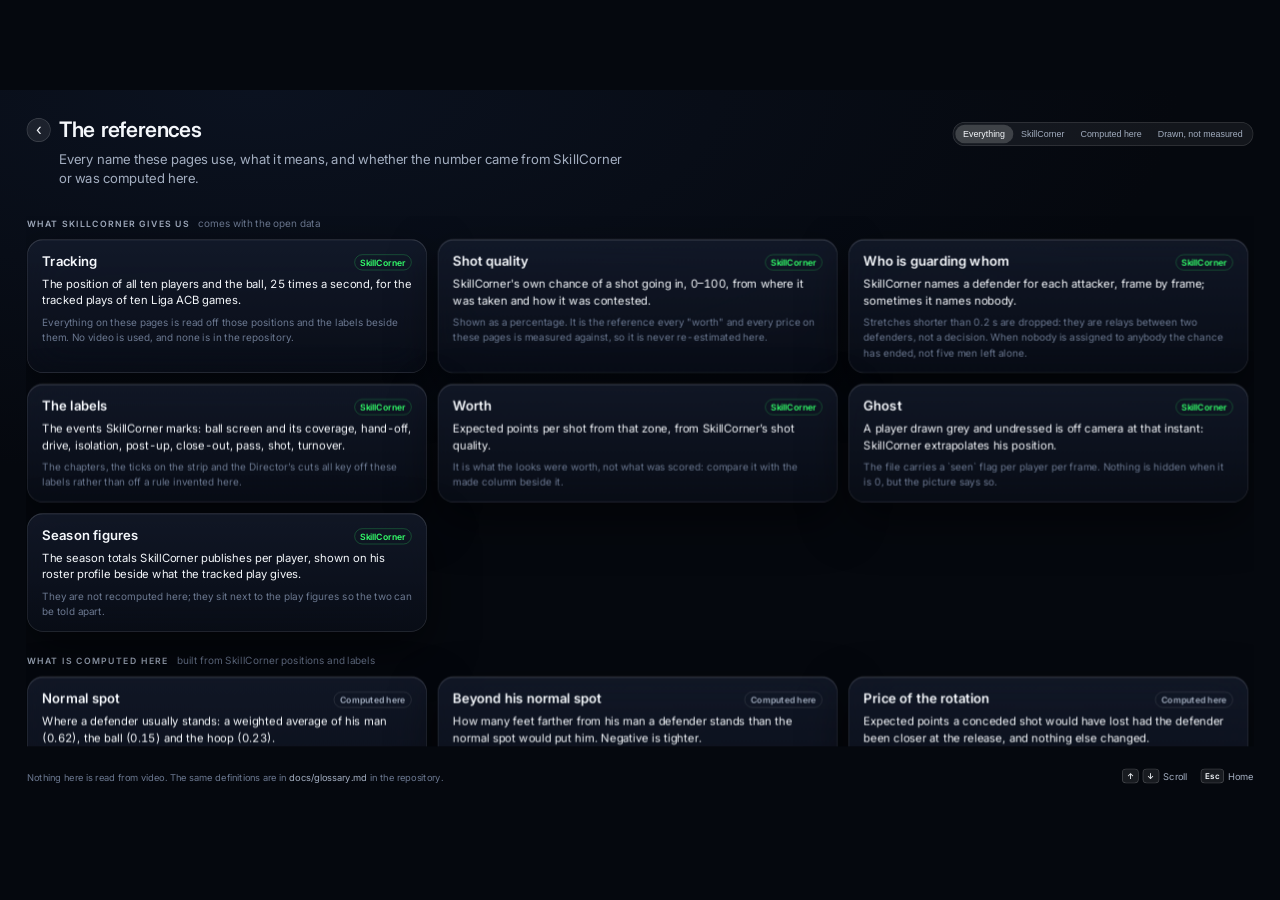
<file: reference.html>
<!doctype html>
<html lang="en">
<head>
  <meta charset="utf-8">
  <title>courtlab · the references</title>
  <meta name="viewport" content="width=device-width, initial-scale=1">
  <link rel="icon" type="image/png" href="assets/favicon.png">
  <link rel="stylesheet" href="style.css">
  <link rel="stylesheet" href="reference.css">
</head>
<body>
  <div id="stage" class="reference">
    <div class="dip" id="dip"></div>
    <header class="title">
      <div class="matchline"><button id="back" class="back" title="Home  (Esc)" aria-label="Back to the start screen">‹</button><span class="match">The references</span></div>
      <p class="context">Every name these pages use, what it means, and whether the number came from SkillCorner or was computed here.</p>
    </header>
    <div class="topright"><div class="seg filters" id="filters" role="tablist" aria-label="Where a figure comes from"></div></div>
    <section class="ref-col" id="ref"></section>
    <p class="reffoot">Nothing here is read from video. The same definitions are in <code>docs/glossary.md</code> in the repository.</p>
    <div class="keys"></div>
    <p class="error" id="error" hidden></p>
  </div>
  <script type="module" src="reference.js"></script>
</body>
</html>
</file>
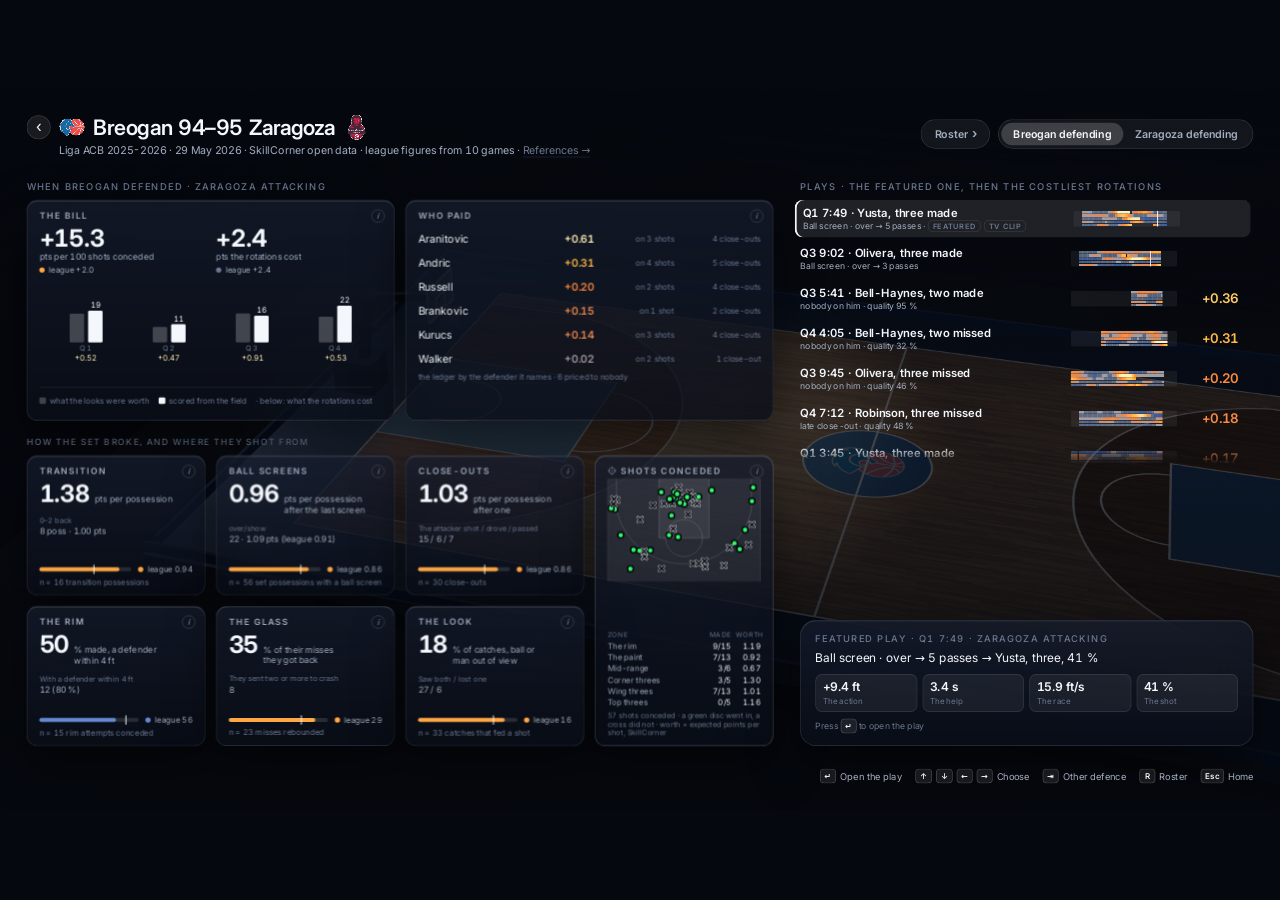
<file: report.html>
<!doctype html>
<html lang="en">
<head>
  <meta charset="utf-8">
  <title>courtlab · the match</title>
  <meta name="viewport" content="width=device-width, initial-scale=1">
  <link rel="icon" type="image/png" href="assets/favicon.png">
  <link rel="stylesheet" href="style.css">
  <link rel="stylesheet" href="report.css">
  <script type="importmap">{ "imports": { "three": "./vendor/three.module.min.js" } }</script>
</head>
<body>
  <div id="stage" class="report">
    <canvas id="gl"></canvas>
    <div class="dip" id="dip"></div>
    <div class="scrim"></div>

    <header class="title">
      <div class="matchline"><button id="back" class="back" title="Home  (Esc)" aria-label="Back to the start screen">‹</button><canvas class="badge" id="badge-home" width="80" height="80"></canvas><span class="match" id="match"></span><canvas class="badge" id="badge-away" width="80" height="80"></canvas></div>
      <p class="context" id="context"></p>
    </header>
    <div class="topright"><button id="roster" class="pill" title="The roster of both teams  (R)">Roster <span class="arr">›</span></button><div class="seg teams" id="teams" role="tablist" aria-label="Which defence"><button data-tab="home" role="tab"></button><button data-tab="away" role="tab"></button></div></div>

    <section class="cards-col">
      <p class="section" id="cards-section">When they defended</p>
      <div class="cards" id="cards" role="listbox" aria-label="The defence, as a coach reads it"></div>
      <div class="dim"></div>
    </section>
    <section class="plays-col">
      <p class="section">Plays · the featured one, then the costliest rotations</p>
      <div class="list" id="plays" role="listbox" aria-label="Plays"></div>
    </section>
    <div class="detail glass" id="detail" hidden></div>
    <div class="keys"></div>
    <p class="error" id="error" hidden></p>
  </div>
  <script type="module" src="report.js"></script>
</body>
</html>
</file>
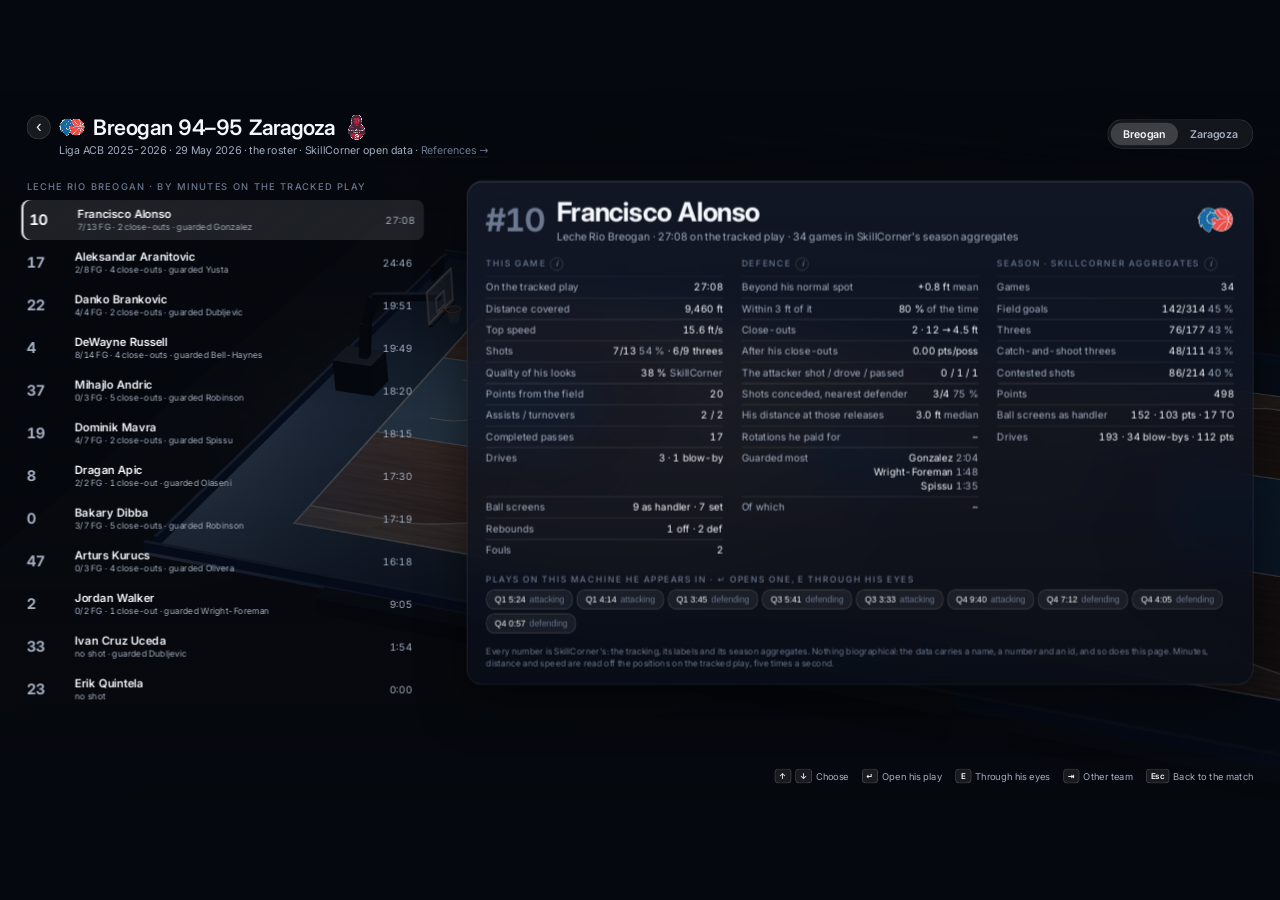
<file: roster.html>
<!doctype html>
<html lang="en">
<head>
  <meta charset="utf-8">
  <title>courtlab · the roster</title>
  <meta name="viewport" content="width=device-width, initial-scale=1">
  <link rel="icon" type="image/png" href="assets/favicon.png">
  <link rel="stylesheet" href="style.css">
  <link rel="stylesheet" href="report.css">
  <link rel="stylesheet" href="roster.css">
  <script type="importmap">{ "imports": { "three": "./vendor/three.module.min.js" } }</script>
</head>
<body>
  <div id="stage" class="report roster">
    <canvas id="gl"></canvas>
    <div class="dip" id="dip"></div>
    <div class="scrim"></div>

    <header class="title">
      <div class="matchline"><button id="back" class="back" title="Back to the match  (Esc)" aria-label="Back to the match">‹</button><canvas class="badge" id="badge-home" width="80" height="80"></canvas><span class="match" id="match"></span><canvas class="badge" id="badge-away" width="80" height="80"></canvas></div>
      <p class="context" id="context"></p>
    </header>
    <div class="topright"><div class="seg teams" id="teams" role="tablist" aria-label="Which team"><button data-tab="home" role="tab"></button><button data-tab="away" role="tab"></button></div></div>

    <section class="players-col">
      <p class="section" id="players-section">Roster</p>
      <div class="list" id="players" role="listbox" aria-label="Players"></div>
    </section>
    <section class="profile glass" id="profile">
      <div class="head"><span class="num" id="p-num"></span><div><h1 id="p-name"></h1><p class="sub" id="p-sub"></p></div><canvas class="badge" id="p-badge" width="80" height="80"></canvas></div>
      <div class="cols" id="cols"></div>
      <p class="section plays-head" id="plays-head">Plays on this machine he appears in</p>
      <div class="chips playlist" id="p-plays"></div>
      <p class="foot">Every number is SkillCorner's: the tracking, its labels and its season aggregates. Nothing biographical: the data carries a name, a number and an id, and so does this page. Minutes, distance and speed are read off the positions on the tracked play, five times a second.</p>
    </section>
    <div class="keys"></div>
    <p class="error" id="error" hidden></p>
  </div>
  <script type="module" src="roster.js"></script>
</body>
</html>
</file>
<file: style.css>
/* The stage is a fixed 1920 x 1080 frame on an 8 px grid, scaled to the window: what you see is what the video gets.
   Type scale: 14 footnote · 16 support · 18 label · 20 context · 24 value · 48 title. */

@font-face { font-family: Inter; font-style: normal; font-weight: 100 900; font-display: block;
  src: url(vendor/inter-latin-opsz.woff2) format('woff2');
  unicode-range: U+0000-00FF, U+0131, U+0152-0153, U+02BB-02BC, U+02C6, U+02DA, U+02DC, U+2000-206F, U+20AC, U+2122, U+2191, U+2193, U+2212, U+2215, U+FEFF, U+FFFD; }
@font-face { font-family: Inter; font-style: normal; font-weight: 100 900; font-display: block;
  src: url(vendor/inter-latin-ext-opsz.woff2) format('woff2');
  unicode-range: U+0100-02AF, U+1E00-1EFF, U+2C60-2C7F, U+A720-A7FF; }

:root {
  --ink: #f4f7fb; --ink-2: #a3aec0; --ink-3: #6b7890;
  --bg: #05080e;
  --margin: 40px; --gap: 16px; --pad: 24px; --r-card: 24px;
}

* { box-sizing: border-box; margin: 0; }
html, body { height: 100%; background: var(--bg); overflow: hidden; }
body { font-family: Inter, system-ui, sans-serif; color: var(--ink); font-feature-settings: 'tnum', 'cv11', 'ss03'; -webkit-font-smoothing: antialiased; }

#stage { position: absolute; left: 50%; top: 50%; width: 1920px; height: 1080px; transform-origin: 0 0; overflow: hidden; background: var(--bg); }
/* nothing half-loaded is ever seen: the stage stays black until fonts, data and the first render are in, then fades up */
#stage.booting > :not(.dip) { opacity: 0; }
#stage.up > :not(.dip) { animation: fadeup 0.6s ease both; }  /* an animation, so each part keeps its own transitions; it also replays when a part is shown again */
@keyframes fadeup { from { opacity: 0; } to { opacity: 1; } }
/* the dip: a quarter second of dark between two states (open, back, the loop's seam), as a film cut rather than a jump */
.dip { position: absolute; inset: 0; z-index: 9; background: var(--bg); opacity: 0; pointer-events: none; transition: opacity 0.22s ease; }
.dip.on { opacity: 1; }
#gl { position: absolute; inset: 0; width: 1920px; height: 1080px; display: block; }
.vignette { position: absolute; inset: 0; pointer-events: none;
  background: radial-gradient(120% 95% at 38% 42%, rgba(5,8,14,0) 52%, rgba(5,8,14,0.55) 100%),
              linear-gradient(180deg, rgba(5,8,14,0.55) 0%, rgba(5,8,14,0) 22%); }

.glass { background: linear-gradient(180deg, rgba(22,29,46,0.74), rgba(10,14,24,0.82)); border: 1px solid rgba(255,255,255,0.12);
  border-radius: var(--r-card); backdrop-filter: blur(30px) saturate(1.35); -webkit-backdrop-filter: blur(30px) saturate(1.35);
  box-shadow: 0 28px 70px rgba(0,0,0,0.5), inset 0 1px 0 rgba(255,255,255,0.16); }

h2 { font-size: 18px; font-weight: 600; letter-spacing: 1.5px; text-transform: uppercase; color: var(--ink-2); }

/* the header says which play this is; the round button goes back to all plays */
.title { position: absolute; left: var(--margin); top: 36px; max-width: 1360px; }
.matchline { display: flex; align-items: center; gap: 12px; }
.back { width: 36px; height: 36px; border-radius: 50%; border: 1px solid rgba(255,255,255,0.16); background: rgba(255,255,255,0.08); color: var(--ink); font: inherit; font-size: 24px; line-height: 1; padding: 0 0 3px; cursor: pointer; display: grid; place-items: center; }
.back:hover { background: rgba(255,255,255,0.16); }
.back:focus-visible { outline: 2px solid rgba(255,255,255,0.7); outline-offset: 2px; }
.match { font-size: 32px; font-weight: 600; letter-spacing: -0.5px; line-height: 40px; font-variation-settings: 'opsz' 32; }
/* the crests: each beside its club, as on a scoreboard, as tall as the text block it labels (40 px by a 32 px title, 28 px in a row) */
.matchline .badge { width: 40px; height: 40px; flex: none; }
.play .teams { display: flex; align-items: center; gap: 8px; }
.play .teams .badge { width: 28px; height: 28px; flex: none; }
.play canvas.mini { width: 160px; height: 24px; display: block; border-radius: 3px; }
.context { font-size: 16px; color: var(--ink-2); margin-top: 4px; padding-left: 48px; }
.title .disclaimer { padding-left: 48px; }
#stage.flip .matchline { flex-direction: row-reverse; }
#stage.flip .context, #stage.flip .title .disclaimer { padding-left: 0; padding-right: 48px; }

/* ---- the start screen: the live scene behind a scrim, one column of content, a focus that never goes away */
.start { position: absolute; inset: 0; z-index: 4; }
/* the entrance: each piece rises 12 px and fades in, in order, when the screen shows */
.start .col > *, .start .detail, .start .keys { animation: rise 0.5s cubic-bezier(0.2, 0.7, 0.2, 1) both; animation-delay: calc(var(--i, 0) * 60ms); }
.start .play { animation: rise 0.45s cubic-bezier(0.2, 0.7, 0.2, 1) both; animation-delay: calc(240ms + var(--i, 0) * 55ms); }
@keyframes rise { from { opacity: 0; transform: translateY(12px); } to { opacity: 1; transform: none; } }
#stage.nomotion .start .col > *, #stage.nomotion .start .play, #stage.nomotion .start .detail, #stage.nomotion .start .keys { animation: none; }
#stage.nomotion .dip, #stage.nomotion .play { transition: none; }
#stage.nomotion.up > :not(.dip) { animation: none; }
.start .scrim { position: absolute; inset: 0; background: linear-gradient(90deg, rgba(5,8,14,0.95) 0%, rgba(5,8,14,0.88) 30%, rgba(5,8,14,0.55) 48%, rgba(5,8,14,0) 66%), linear-gradient(0deg, rgba(5,8,14,0.6) 0%, rgba(5,8,14,0) 25%); }
.start .col { position: absolute; left: var(--margin); top: 56px; width: 640px; }
.start .eyebrow { display: flex; align-items: center; gap: 10px; font-size: 14px; font-weight: 500; letter-spacing: 2px; text-transform: uppercase; color: var(--ink-2); }
.start .eyebrow .mark { width: 18px; height: 18px; flex: none; }  /* SkillCorner's mark, to credit the data source: their trademark, as the crests are the clubs' */
.start h1 { font-size: 64px; font-weight: 700; letter-spacing: -2px; line-height: 68px; margin-top: 12px; max-width: 560px; font-variation-settings: 'opsz' 32; text-wrap: balance; }
.start .dek { font-size: 18px; line-height: 26px; color: var(--ink-2); margin-top: 14px; max-width: 540px; text-wrap: pretty; }
.start .section { font-size: 14px; font-weight: 500; letter-spacing: 2px; text-transform: uppercase; color: var(--ink-3); margin-top: 32px; }
.start .section.row { display: flex; align-items: center; justify-content: space-between; }
/* a pill button: the way from one screen to a sibling screen (Roster on the match page, Players on Home) */
.pill { height: 44px; padding: 0 18px 0 20px; border-radius: 22px; border: 1px solid rgba(255,255,255,0.14); background: rgba(255,255,255,0.06); color: var(--ink-2); font: inherit; font-size: 16px; font-weight: 600; letter-spacing: 0; text-transform: none; cursor: pointer; display: inline-flex; align-items: center; gap: 6px; transition: background 0.18s, color 0.18s; }
.pill:hover { background: rgba(255,255,255,0.14); color: var(--ink); }
.pill .arr { font-size: 20px; line-height: 1; margin-top: -2px; }
.pill.mini { height: 30px; padding: 0 12px 0 14px; border-radius: 15px; font-size: 14px; }
.pill.mini .arr { font-size: 17px; }
/* seven rows are visible; more scroll, and the focused one is always in view (courtlab export adds plays, the list just grows) */
.plays { display: flex; flex-direction: column; gap: 4px; margin-top: 10px; margin-left: -12px; max-height: 416px; overflow: hidden auto; scrollbar-width: none; padding-right: 8px; -webkit-mask-image: linear-gradient(180deg, #000 calc(100% - 28px), transparent); mask-image: linear-gradient(180deg, #000 calc(100% - 28px), transparent); }
.plays::-webkit-scrollbar { display: none; }
.plays.fits { -webkit-mask-image: none; mask-image: none; }
.play .sub em, .item .sub em { font-style: normal; font-size: 11px; font-weight: 600; letter-spacing: 1px; text-transform: uppercase; color: var(--ink-2); padding: 1px 6px; border-radius: 7px; border: 1px solid rgba(255,255,255,0.14); margin-right: 2px; }
.play { display: grid; grid-template-columns: 1fr 160px; align-items: center; column-gap: 16px; flex: none; height: 56px; padding: 0 14px 0 12px; border: 0; border-radius: 12px; background: transparent; color: var(--ink); font: inherit; text-align: left; cursor: pointer; opacity: 0.72; transition: background 0.18s, opacity 0.18s, box-shadow 0.18s, translate 0.18s; }
.play .teams { font-size: 17px; font-weight: 600; line-height: 21px; white-space: nowrap; overflow: hidden; text-overflow: ellipsis; }
.play .sub { display: block; font-size: 13px; line-height: 17px; color: var(--ink-2); white-space: nowrap; }
.play canvas { width: 160px; height: 24px; display: block; border-radius: 3px; }
.play[aria-selected="true"] { opacity: 1; background: rgba(255,255,255,0.1); box-shadow: inset 3px 0 0 var(--ink); translate: 4px 0; }
.play:focus-visible { outline: 2px solid rgba(255,255,255,0.7); outline-offset: 2px; }
.tiles { display: grid; grid-template-columns: repeat(3, 1fr); gap: 16px; margin-top: 10px; }
.tile { display: flex; flex-direction: column; gap: 8px; font-size: 13px; line-height: 18px; color: var(--ink-2); }
.glyph { display: block; width: 44px; height: 24px; border-radius: 4px; flex: none; }
.glyph.band { height: 8px; margin: 8px 0; border-radius: 4px; background: linear-gradient(90deg, #4c7be0, #93a1b5 30%, #ff8a3c 65%, #fff1b8); }
.glyph.rows { display: flex; flex-direction: column; justify-content: space-between; padding: 2px 0; }
.glyph.rows i { display: block; height: 3px; border-radius: 1.5px; background: linear-gradient(90deg, #93a1b5, #4c7be0 40%, #ffc24a 70%, #93a1b5); }
.glyph.rows i:nth-child(2) { background: linear-gradient(90deg, #93a1b5 20%, #ff8a3c 55%, #fff1b8 80%, #4c7be0); }
.glyph.rows i:nth-child(4) { background: linear-gradient(90deg, #4c7be0, #93a1b5 50%, #ff8a3c); }
.glyph.cam { border: 1.5px solid var(--ink-2); position: relative; }
.glyph.cam::after { content: ''; position: absolute; left: 8px; top: 6px; width: 10px; height: 8px; border-radius: 2px; background: var(--ink-2); }
.glyph.cam::before { content: ''; position: absolute; right: 6px; top: 8px; width: 8px; height: 8px; border-radius: 50%; border: 1.5px solid var(--ink-2); }
.start .foot { font-size: 13px; color: var(--ink-3); margin-top: 24px; }
/* the chips: one per chapter of the focused play, its title and its one number */
.chips { display: flex; flex-wrap: wrap; gap: 6px; margin-top: 10px; }
.chips:empty { display: none; }
.chip { display: inline-flex; align-items: baseline; gap: 6px; height: 26px; padding: 0 10px; border-radius: 13px; border: 1px solid rgba(255,255,255,0.12); background: rgba(255,255,255,0.06); font-size: 13px; color: var(--ink-2); white-space: nowrap; }
.chip b { font-weight: 600; color: var(--ink); font-feature-settings: 'tnum'; }
/* the chevrons: the card folds to its head, the strip to its controls; the HUD levels reset them */
.chev { width: 28px; height: 28px; flex: none; border-radius: 50%; border: 1px solid rgba(255,255,255,0.14); background: rgba(255,255,255,0.06); color: var(--ink-2); font: inherit; font-size: 15px; line-height: 1; padding: 2px 0 0; cursor: pointer; display: grid; place-items: center; transition: transform 0.2s, background 0.18s; }
.chev:hover { background: rgba(255,255,255,0.14); color: var(--ink); }
.readout.folded .body, .readout.folded .info { display: none; }
.readout.folded #fold-card, .strip.folded #fold-strip { transform: rotate(180deg); }
.transport #fold-strip { margin-left: auto; }
.transport .group.hud { margin-left: 8px; }
.detail { position: absolute; right: var(--margin); bottom: 96px; width: 400px; padding: 16px 20px 18px; }
.detail .section { margin-top: 0; }
.detail .story { font-size: 18px; line-height: 25px; margin-top: 8px; }
.detail .line { font-size: 15px; line-height: 22px; color: var(--ink-2); margin-top: 8px; }
.detail .line:empty { display: none; }
.detail .open { font-size: 13px; color: var(--ink-3); margin-top: 10px; }
.keys { position: absolute; right: var(--margin); bottom: var(--margin); display: flex; gap: 20px; font-size: 14px; color: var(--ink-2); }
.keys span { display: inline-flex; align-items: center; gap: 6px; }
kbd { display: inline-grid; place-items: center; min-width: 24px; height: 22px; padding: 0 6px; border-radius: 6px; border: 1px solid rgba(255,255,255,0.22); background: rgba(255,255,255,0.08); color: var(--ink); font: inherit; font-size: 12px; font-weight: 600; }
/* in the start state the viewer's chrome is gone: only the scene and the overlay */
#stage.start .title, #stage.start .bug, #stage.start .readout, #stage.start .broadcast, #stage.start .now, #stage.start .strip, #stage.start .subtitle, #stage.start .scrub, #stage.start #labels, #stage.start .vignette { display: none; }
@media (prefers-reduced-motion: reduce) { .play, .shot, .broadcast, .scrub, .strip, .now, .dip { transition: none; } .start .col > *, .start .play, .start .detail, .start .keys { animation: none; } }
.disclaimer { font-size: 14px; color: var(--ink-3); margin-top: 6px; }

.bug { position: absolute; right: var(--margin); top: var(--margin); width: 440px; height: 56px; display: grid; grid-template-columns: 0.8fr 1fr 1.25fr 1fr; align-items: center; border-radius: 16px; }
.bug > div { display: flex; flex-direction: column; gap: 0; padding: 0 0 0 20px; }
.bug > div + div { border-left: 1px solid rgba(255,255,255,0.12); }
.bug .k { font-size: 13px; font-weight: 500; letter-spacing: 1px; text-transform: uppercase; color: var(--ink-3); }
.bug .v { font-size: 22px; font-weight: 600; letter-spacing: -0.3px; line-height: 26px; }

.readout { position: absolute; right: var(--margin); top: 112px; width: 440px; padding: 16px var(--pad) 14px; }
.readout .head { display: flex; align-items: center; gap: 10px; }
.readout .head h2 { flex: 1; white-space: nowrap; overflow: hidden; text-overflow: ellipsis; }
.readout .body { min-height: 244px; }  /* the same height for both tabs: nothing below it jumps */
#tab-story { display: flex; flex-direction: column; justify-content: center; min-height: 244px; }
#tab-story[hidden] { display: none; }
.chapter-no { font-size: 13px; font-weight: 500; letter-spacing: 1.5px; text-transform: uppercase; color: var(--ink-3); margin-bottom: 6px; }
.league { font-size: 13px; line-height: 18px; color: var(--ink-3); margin-top: 10px; padding-top: 10px; border-top: 1px solid rgba(255,255,255,0.08); }
#tab-story.fresh { animation: fadein 0.35s ease both; }
@keyframes fadein { from { opacity: 0; } to { opacity: 1; } }
#stage.nomotion #tab-story.fresh { animation: none; }
.seg.mini { height: 28px; padding: 2px; border-radius: 14px; }
.seg.mini button { height: 22px; padding: 0 10px; border-radius: 11px; font-size: 13px; }
.seg.mini button:disabled { opacity: 0.35; cursor: default; }
.seg button[aria-selected="true"] { background: rgba(255,255,255,0.18); color: var(--ink); }
#stage.nopanel .bug, #stage.nopanel .readout { display: none; }
.info { position: relative; width: 22px; height: 22px; border-radius: 50%; border: 1px solid rgba(255,255,255,0.22); color: var(--ink-2); font-size: 13px; font-weight: 700; font-style: italic; display: grid; place-items: center; cursor: help; }
.info:hover, .info:focus { color: var(--ink); border-color: rgba(255,255,255,0.5); outline: none; }
.info .pop { position: absolute; right: 0; top: 30px; width: 392px; padding: 14px 16px; border-radius: 14px; font-size: 15px; line-height: 21px; font-weight: 400; font-style: normal; color: var(--ink-2); text-align: left; display: none; z-index: 6; }
.info .pop b { color: var(--ink); font-weight: 600; }
.info .pop .ends { display: flex; justify-content: space-between; margin-top: 10px; font-size: 14px; color: var(--ink-3); }
.info .pop .foot { display: block; margin-top: 8px; font-size: 14px; line-height: 19px; color: var(--ink-3); }
.info:hover .pop, .info:focus .pop { display: block; }
#rows { margin-top: 8px; }
.row { display: grid; grid-template-columns: 30px 1fr 92px 92px; align-items: center; column-gap: 12px; height: 40px; border-top: 1px solid rgba(255,255,255,0.08); }
.row .num { width: 28px; height: 28px; border-radius: 50%; background: #f1ece2; color: #0b1220; font-size: 14px; font-weight: 800; display: grid; place-items: center; }
.row .who { display: flex; flex-direction: column; min-width: 0; }
.row .name { font-size: 17px; font-weight: 600; line-height: 20px; white-space: nowrap; overflow: hidden; text-overflow: ellipsis; }
.row .by { font-size: 13px; line-height: 16px; color: var(--ink-2); white-space: nowrap; }
.row .bar { position: relative; height: 10px; border-radius: 5px; background: rgba(255,255,255,0.07); }
.row .bar i { position: absolute; top: 0; bottom: 0; border-radius: 5px; }
.row .bar::after { content: ''; position: absolute; left: 28.57%; top: -4px; bottom: -4px; width: 1px; background: rgba(255,255,255,0.45); }
.row .val { font-size: 20px; font-weight: 600; letter-spacing: -0.3px; text-align: right; }
.row .val small { font-size: 14px; font-weight: 500; color: var(--ink-3); margin-left: 3px; letter-spacing: 0; }
.row.nobody .val { font-size: 15px; font-weight: 600; color: var(--ink-2); letter-spacing: 0; }

.legend { margin-top: 0; padding-top: 12px; border-top: 1px solid rgba(255,255,255,0.08); }
.ramp { height: 8px; border-radius: 4px; }
.ticks { position: relative; height: 16px; margin-top: 5px; font-size: 13px; color: var(--ink-3); }
.ticks span { position: absolute; transform: translateX(-50%); white-space: nowrap; }
.ticks span:first-child { transform: none; } .ticks span:last-child { transform: translateX(-100%); }
.foot { font-size: 14px; line-height: 19px; color: var(--ink-3); margin-top: 4px; }

.pair { display: flex; align-items: baseline; gap: 12px; margin-top: 0; flex-wrap: wrap; }
.big { white-space: nowrap; font-size: 40px; font-weight: 700; letter-spacing: -1px; line-height: 44px; font-variation-settings: 'opsz' 32; }
.unit { font-size: 16px; color: var(--ink-2); }
.line { font-size: 15px; line-height: 21px; color: var(--ink-2); margin-top: 8px; }
.line b { color: var(--ink); font-weight: 600; }

/* the clip window sits in the column under the marks, the cards' width; a click makes it large over the court */
.broadcast { position: absolute; padding: 8px; border-radius: 16px; cursor: zoom-in; transition: width 0.25s ease, left 0.25s ease, top 0.25s ease; }
.broadcast video { display: block; width: 424px; height: 238px; border-radius: 10px; background: #000; object-fit: cover; transition: width 0.25s ease, height 0.25s ease; }
.broadcast figcaption { font-size: 13px; color: var(--ink-3); padding: 6px 4px 0; }
.broadcast.large { cursor: zoom-out; border-radius: 20px; }
.broadcast.large video { width: 800px; height: 450px; border-radius: 14px; }
.now { position: absolute; left: var(--margin); display: flex; align-items: baseline; gap: 12px; padding: 10px 20px; border-radius: 16px; font-size: 20px; color: var(--ink-2); }
.now .t { font-size: 24px; font-weight: 600; color: var(--ink); letter-spacing: -0.3px; min-width: 84px; }
.now .cam { font-size: 14px; letter-spacing: 1px; text-transform: uppercase; color: var(--ink-3); margin-left: 8px; }
.now .cam:empty { display: none; }

.strip { position: absolute; left: var(--margin); right: var(--margin); bottom: var(--margin); padding: 52px var(--pad) 8px; }  /* the controls sit in their own row above the chips */
.strip.folded { padding-bottom: 0; }
.strip.folded #strip { display: none; }

#strip { display: block; width: 100%; cursor: ew-resize; touch-action: none; }

/* the control bar: one row, three groups (transport · scene · layers) and the fold button at the far end.
   Actions are buttons, a two-way state is a segmented control, a layer is a pill that fills when on, a choice is a menu. */
.transport { position: absolute; left: var(--pad); right: var(--pad); top: 10px; display: flex; align-items: center; gap: 8px; z-index: 1; height: 36px; }
.transport .group { display: flex; align-items: center; gap: 8px; }
.transport .group + .group { padding-left: 16px; margin-left: 8px; border-left: 1px solid rgba(255,255,255,0.12); }
.transport button, .transport select, .transport .layer { height: 36px; border-radius: 18px; font: inherit; font-size: 15px; font-weight: 600; color: var(--ink); border: 1px solid rgba(255,255,255,0.14); background: rgba(255,255,255,0.06); cursor: pointer; user-select: none; }
.transport button:hover, .transport select:hover, .transport .layer:hover { background: rgba(255,255,255,0.12); }
.transport :focus-visible { outline: 2px solid rgba(255,255,255,0.7); outline-offset: 2px; }
#play { width: 36px; padding: 0; display: grid; place-items: center; }
#play svg { width: 18px; height: 18px; fill: var(--ink); }
#speed { min-width: 52px; padding: 0 12px; font-feature-settings: 'tnum'; }
.seg { display: flex; height: 36px; padding: 3px; border-radius: 18px; border: 1px solid rgba(255,255,255,0.14); background: rgba(255,255,255,0.06); }
.seg button { height: 28px; padding: 0 12px; border: 0; border-radius: 14px; background: transparent; color: var(--ink-2); }
.seg button:hover { background: rgba(255,255,255,0.08); }
.seg button[aria-checked="true"] { background: rgba(255,255,255,0.18); color: var(--ink); }
.transport select { padding: 0 32px 0 12px; appearance: none; -webkit-appearance: none;
  background-image: linear-gradient(45deg, transparent 50%, var(--ink-2) 50%), linear-gradient(135deg, var(--ink-2) 50%, transparent 50%); background-position: calc(100% - 17px) 15px, calc(100% - 12px) 15px; background-size: 5px 5px; background-repeat: no-repeat; }
.transport select option { color: #0b1220; }
.layer { display: inline-flex; align-items: center; gap: 8px; padding: 0 14px 0 10px; color: var(--ink-2); }
.layer input { appearance: none; -webkit-appearance: none; width: 8px; height: 8px; margin: 0; border-radius: 50%; background: rgba(255,255,255,0.28); transition: background 0.15s, box-shadow 0.15s; }
.layer:has(input:checked) { color: var(--ink); background: rgba(255,255,255,0.16); border-color: rgba(255,255,255,0.22); }
.layer:has(input:checked) input { background: var(--ink); box-shadow: 0 0 0 3px rgba(255,255,255,0.18); }
/* the HUD: Full shows everything; Minimal keeps the time pill, a subtitle and a scrubber that shows on mouse move; None shows the scene,
   and the controls when the mouse moves. The strip folds to its controls in Minimal and None; the side column hides. */
.group.hud .cap { font-size: 12px; font-weight: 600; letter-spacing: 2px; text-transform: uppercase; color: var(--ink-3); margin-right: 4px; }
.subtitle { position: absolute; left: 50%; transform: translateX(-50%); display: flex; align-items: baseline; gap: 14px; padding: 10px 22px; border-radius: 16px; white-space: nowrap;
  background: rgba(6,10,18,0.62); border: 1px solid rgba(255,255,255,0.1); backdrop-filter: blur(20px); -webkit-backdrop-filter: blur(20px); }
.subtitle .k { font-size: 14px; font-weight: 600; letter-spacing: 2px; text-transform: uppercase; color: var(--ink-3); }
.subtitle .v { font-size: 24px; font-weight: 700; letter-spacing: -0.3px; color: var(--ink); font-feature-settings: 'tnum'; }
.subtitle .l { font-size: 18px; color: var(--ink-2); }
#stage:not(.hud-minimal) .subtitle, .subtitle[hidden] { display: none; }
.scrub { position: absolute; left: 64px; right: 64px; height: 8px; border-radius: 4px; background: rgba(6,10,18,0.55); border: 1px solid rgba(255,255,255,0.12); cursor: ew-resize; opacity: 0; transition: opacity 0.25s; }
.scrub .segs { position: absolute; inset: 0; }
.scrub .chap { position: absolute; top: 0; bottom: 0; border-left: 1px solid rgba(5,8,14,0.9); background: rgba(255,255,255,0.16); }
.scrub .chap.on { background: rgba(255,255,255,0.45); }
.scrub .head { position: absolute; top: -4px; width: 2px; height: 16px; margin-left: -1px; background: var(--ink); border-radius: 1px; }
#stage:not(.hud-minimal) .scrub { display: none; }
#stage.hud-minimal.awake .scrub, #stage.hud-minimal.nomotion .scrub { opacity: 1; }
#stage.hud-none .strip, #stage.hud-none .now, #stage.hud-none #labels .dist { opacity: 0; transition: opacity 0.25s; pointer-events: none; }
#stage.hud-none.awake .strip { opacity: 1; pointer-events: auto; }
#stage.nomotion .scrub, #stage.nomotion .strip, #stage.nomotion .now { transition: none; }
/* when the broadcast sat on the other sideline the attack runs to the right: the cards move to the left so the court keeps its room */
#stage.flip .bug, #stage.flip .readout { right: auto; left: var(--margin); }
#stage.flip .title, #stage.flip .disclaimer { left: auto; right: var(--margin); text-align: right; }
#stage.flip .now { left: auto; right: var(--margin); }
.dist { position: absolute; transform: translate(-50%, -50%); pointer-events: none; font-size: 14px; font-weight: 600; color: var(--ink); padding: 1px 7px; border-radius: 8px; background: rgba(6,10,18,0.72); font-feature-settings: 'tnum'; white-space: nowrap; }


.label { position: absolute; transform: translate(-50%, -50%); white-space: nowrap; pointer-events: none; font-size: 16px; font-weight: 600; padding: 3px 10px; border-radius: 10px;
  background: rgba(6,10,18,0.66); border: 1px solid rgba(255,255,255,0.1); text-shadow: 0 1px 2px rgba(0,0,0,0.5); }
.label.def { font-size: 14px; font-weight: 500; color: #c3cde0; background: rgba(6,10,18,0.5); border-color: transparent; }

.label .n { color: var(--ink-3); font-weight: 700; margin-right: 6px; }
.tip { position: fixed; z-index: 5; padding: 10px 14px; border-radius: 12px; font-size: 15px; line-height: 21px; pointer-events: none; color: var(--ink-2); }
.tip b { color: var(--ink); font-weight: 600; }
/* the failure state: one message, laid out on the scaled stage, everything else gone */
#stage.failed > :not(.error):not(.dip) { display: none; }
.error { position: absolute; left: var(--margin); top: 200px; max-width: 900px; font-size: 20px; line-height: 30px; color: var(--ink); }
.error small { display: block; margin-top: 10px; font-size: 16px; color: var(--ink-2); }
.error code { font-family: ui-monospace, Menlo, monospace; font-size: 18px; background: rgba(255,255,255,0.08); padding: 2px 8px; border-radius: 6px; }
[hidden] { display: none; }

/* The `i` beside a heading, and the panel it opens (info.js). The button is quiet until the card is under the pointer, so it never
   competes with the number it sits beside; the panel is the same glass as every other surface. */
.inf { flex: none; width: 20px; height: 20px; margin-left: 6px; padding: 0; border: 1px solid rgba(255,255,255,0.22); border-radius: 50%;
  background: transparent; color: var(--ink-3); font: 600 12px/18px Inter, system-ui, sans-serif; font-style: italic; cursor: help;
  transition: color 0.18s, border-color 0.18s, background 0.18s; vertical-align: middle; }
.card:hover .inf, .inf:hover { color: var(--ink); border-color: rgba(255,255,255,0.5); }
.inf:hover { background: rgba(255,255,255,0.1); }

.infopop { position: absolute; z-index: 8; width: 420px; padding: 18px 20px 14px; border-radius: 18px; }
.infopop .ientry + .ientry { margin-top: 14px; padding-top: 14px; border-top: 1px solid rgba(255,255,255,0.1); }
.infopop .ihead { display: flex; align-items: baseline; gap: 10px; }
.infopop .iterm { font-size: 18px; font-weight: 600; color: var(--ink); }
.infopop .ifrom { flex: none; margin-left: auto; padding: 2px 8px; border-radius: 999px; font-size: 13px; line-height: 18px;
  border: 1px solid rgba(255,255,255,0.16); color: var(--ink-2); }
.infopop .ifrom.sc { color: #33ff6b; border-color: rgba(51,255,107,0.34); }  /* SkillCorner's own mark colour: it says whose number it is, not how big */
.infopop .iwhat { margin-top: 5px; font-size: 16px; line-height: 23px; color: var(--ink-2); }
.infopop .iall { display: block; margin-top: 14px; padding-top: 12px; border-top: 1px solid rgba(255,255,255,0.1);
  font-size: 14px; color: var(--ink-3); text-decoration: none; }
.infopop .iall:hover { color: var(--ink); }
/* the way into the references, on the line that already credits the data: quiet until you look for it */
.context .reflink { color: var(--ink-3); text-decoration: none; border-bottom: 1px solid rgba(255,255,255,0.18); }
.context .reflink:hover { color: var(--ink); border-bottom-color: rgba(255,255,255,0.5); }
.start .foot a { color: var(--ink-2); text-decoration: none; border-bottom: 1px solid rgba(255,255,255,0.18); }
.start .foot a:hover { color: var(--ink); border-bottom-color: rgba(255,255,255,0.5); }
.info .pop .reflink { color: var(--ink-3); text-decoration: none; border-top: 1px solid rgba(255,255,255,0.1); padding-top: 8px; }
.info .pop .reflink:hover { color: var(--ink); }
</file>
<file: reference.css>
/* The references: one page, three groups, every term the rest of the viewer uses. It is the long form of the `i` panels, and it
   reads as a document rather than as a dashboard, so it is set on a plain dark ground with no court behind it. */

#stage.reference { background: radial-gradient(120% 90% at 20% 0%, #0b1220 0%, var(--bg) 60%); }
#stage.reference .title { position: absolute; left: var(--margin); top: 40px; }
#stage.reference .context { max-width: 900px; margin-top: 10px; font-size: 20px; line-height: 28px; color: var(--ink-2); }
#stage.reference .topright { position: absolute; right: var(--margin); top: 48px; }

.ref-col { position: absolute; left: var(--margin); right: var(--margin); top: 190px; bottom: 96px; overflow: auto; padding-right: 8px; }
.ref-col::-webkit-scrollbar { width: 8px; }
.ref-col::-webkit-scrollbar-thumb { background: rgba(255,255,255,0.14); border-radius: 4px; }

.ref-group + .ref-group { margin-top: 34px; }
.ref-group > .section { display: flex; align-items: baseline; gap: 12px; font-size: 13px; font-weight: 600; letter-spacing: 2px;
  text-transform: uppercase; color: var(--ink-2); }
.ref-group > .section .hint { letter-spacing: 0; text-transform: none; font-weight: 400; font-size: 15px; color: var(--ink-3); }

/* three across: a definition is a paragraph, and three columns keep every one of them above the fold-and-a-half */
.ref-grid { display: grid; grid-template-columns: repeat(3, 1fr); gap: var(--gap); margin-top: 14px; }
.ref-card { padding: 20px 22px 18px; border-radius: var(--r-card); min-width: 0; }
.ref-card h3 { display: flex; align-items: baseline; gap: 10px; font-size: 20px; font-weight: 600; color: var(--ink); }
.ref-card .ifrom { flex: none; margin-left: auto; padding: 2px 8px; border-radius: 999px; font-size: 13px; line-height: 18px;
  border: 1px solid rgba(255,255,255,0.16); color: var(--ink-2); white-space: nowrap; }
.ref-card .ifrom.sc { color: #33ff6b; border-color: rgba(51,255,107,0.34); }  /* SkillCorner's mark colour: whose number it is, not how big */
.ref-card .what { margin-top: 8px; font-size: 17px; line-height: 25px; color: var(--ink); }
.ref-card .more { margin-top: 8px; font-size: 15px; line-height: 23px; color: var(--ink-3); }
.ref-card.out { display: none; }

.reffoot { position: absolute; left: var(--margin); bottom: 40px; font-size: 14px; color: var(--ink-3); }
.reffoot code { font-family: inherit; color: var(--ink-2); }
</file>
<file: report.css>
/* The match page: the empty court behind a scrim; on the left the defence as a coach reads it (the bill, then how the set broke, then
   inside and where they shot from), on the right its plays; one focus, one detail card. Everything else (tokens, glass, header, rows,
   detail, keys) comes from style.css. Colour keeps the project's rule: the tension palette marks better/worse than the league and the
   price of a rotation; nothing else is coloured. */

#stage.report .scrim { position: absolute; inset: 0; background: linear-gradient(180deg, rgba(5,8,14,0.9) 0%, rgba(5,8,14,0.72) 45%, rgba(5,8,14,0.88) 100%); }
#stage.report .title { z-index: 2; }
#stage.report .context { padding-left: 48px; }
/* the shot popup is the one place on this page that behaves like a modal (everything else is a peer card); it should look like one.
   The rest of the grid dims while it's up, instead of sitting there at full brightness looking like an unrelated panel that happened
   to open next to it. This is a plain opaque overlay painted OVER the cards (`.dim`, report.html), not opacity/filter on .cards-col
   itself: that was tried first, and even just declaring a transition on that element (with no class active yet) promotes it to its
   own compositing layer and visibly breaks every child card's backdrop-filter — the blur stops sampling the live 3D scene correctly
   and the court's paint reappears sharply through every card, the exact bug two rounds of work went into removing. A plain overlay
   on top never touches how the cards underneath it composite. */
/* .dim is a direct child of .cards-col like every card is, so the page's own entrance rule (".cards-col > *", below) swept it up too —
   `rise` ends at opacity: 1 and holds there (`animation-fill-mode: both`), which silently overrode this element's opacity: 0 forever
   after the entrance played, blacking out every card behind it while pointer-events: none still let hover/click reach them (that's
   why the cards worked but nothing was visible). animation: none here is more specific than that rule and wins regardless of source
   order, so .dim never enters that animation at all. */
.cards-col .dim { position: absolute; inset: -8px; border-radius: 20px; background: #05070c; opacity: 0; pointer-events: none; transition: opacity 0.25s; animation: none; }
#stage.report.zones-open .cards-col .dim { opacity: 0.62; pointer-events: auto; }

/* top right: the roster button and the large segmented control for which defence */
.topright { position: absolute; right: var(--margin); top: 44px; display: flex; gap: 12px; z-index: 2; }
.seg.teams { height: 44px; padding: 4px; border-radius: 22px; }
.seg.teams button { height: 34px; padding: 0 18px; border-radius: 17px; font: inherit; font-size: 16px; font-weight: 600; cursor: pointer; }

.section { font-size: 14px; font-weight: 500; letter-spacing: 2px; text-transform: uppercase; color: var(--ink-3); }

/* the left column: a grid of cards in three bands, each band with its own eyebrow */
.cards-col { position: absolute; left: var(--margin); top: 136px; width: 1120px; }
/* the two tile rows are a fixed module (--unit), not "auto" sized to whatever's inside them: that's what let the shot card's own
   content (title, court, a six-row table, a footnote) grow the grid to fit itself, instead of the other way around — a coach-facing
   number should never depend on how tall a fixed pane can make itself, because the next game's numbers will always be a different
   length. The shot card now gets exactly 2 × --unit + the gap between them and nothing more; its own content is built to fit that,
   not to ask for more of it. */
.cards { --unit: 210px; display: grid; grid-template-columns: repeat(4, 1fr); grid-template-rows: auto auto var(--unit) var(--unit); gap: 16px; margin-top: 12px; }
.cards .band { grid-column: 1 / -1; font-size: 13px; font-weight: 500; letter-spacing: 2px; text-transform: uppercase; color: var(--ink-3); margin: 8px 0 -4px; }
/* the same frosted surface as everything else (.glass in style.css, and .detail here): without it a card is nearly transparent and shows
   whatever the 3D court behind it happens to be — a blue paint diagonal under one card, the centre logo under another, plain wood under
   a third — so cards that are meant to read as one family (the same kind of tile) looked unrelated to each other. A layered shadow gives
   every card real elevation off the court behind it (the flat glass read as pasted onto the background, not floating above it), which
   also carries a card whose box happens to be shorter than its row: rim and glass don't need to match zones' height to read as the same
   kind of object once each one visibly sits above the scene on its own, the way a card, not a hole cut in the surface, should. */
.card { display: flex; flex-direction: column; align-items: flex-start; gap: 4px; padding: 14px 18px 12px; border-radius: 16px; text-align: left; cursor: pointer;
  border: 1px solid rgba(255,255,255,0.12); background: linear-gradient(180deg, rgba(22,29,46,0.74), rgba(10,14,24,0.82)); backdrop-filter: blur(30px) saturate(1.35); -webkit-backdrop-filter: blur(30px) saturate(1.35);
  box-shadow: 0 28px 70px rgba(0,0,0,0.5), inset 0 1px 0 rgba(255,255,255,0.16);  /* .glass's own recipe (style.css), not a new one, so a card and the detail beside it read as the same material */
  color: var(--ink); font: inherit; opacity: 0.86; position: relative;
  transition: background 0.18s, border-color 0.18s, opacity 0.18s, translate 0.18s, box-shadow 0.18s; }
/* height comes from the grid row (--unit) now via the default grid stretch, not a second, separately-maintained number here — one
   source of truth for the tile height instead of two that can quietly drift apart. */
.card.wide { grid-column: span 2; }
.card.bill { grid-column: span 2; height: 331px; }
.card.who { grid-column: span 2; height: 331px; }
/* the shot card is this band's 4th column now (report.js orders the cards so it auto-flows there): one column wide, two rows tall,
   exactly 2 × --unit + the gap between them (the grid enforces it; see .cards above), never a separate guess. overflow: hidden is
   the backstop — content is sized to fit that budget on purpose (see .card.zones .half below), but a clipped edge beats a card that
   silently grows the whole grid out of alignment again. The border and icon mark it as deliberately the bigger card in its row
   (see TARGET_ICON in report.js) instead of leaving size as the only signal that it's not mis-aligned, just different. */
.card.zones { grid-row: span 2; min-width: 0; overflow: hidden; border-color: rgba(255,255,255,0.22); }
.card.zones .k { display: inline-flex; align-items: center; gap: 6px; }
.card.zones .k .hero-icon { color: var(--ink-3); flex: none; }
.card .k { font-size: 13px; font-weight: 600; letter-spacing: 2px; text-transform: uppercase; color: var(--ink-2); white-space: nowrap; }
.card .pair { display: flex; align-items: baseline; gap: 8px; margin-top: 2px; }
.card .big { font-size: 36px; font-weight: 700; letter-spacing: -1px; line-height: 40px; font-variation-settings: 'opsz' 32; }
.card .unit { font-size: 13px; color: var(--ink-2); line-height: 16px; max-width: 132px; display: -webkit-box; -webkit-line-clamp: 2; -webkit-box-orient: vertical; overflow: hidden; }
/* the comparison: a track with the league's tick and this game's marker, on one scale; the dot says which way is worse */
.card .cmp { display: grid; grid-template-columns: 1fr auto; align-items: center; gap: 10px; width: 100%; margin-top: auto; }
.card .cmp .track { position: relative; height: 6px; border-radius: 3px; background: rgba(255,255,255,0.12); }
.card .cmp .track i { position: absolute; top: 0; bottom: 0; border-radius: 3px; }
.card .cmp .track b { position: absolute; top: -4px; width: 2px; height: 14px; background: rgba(255,255,255,0.7); }
.card .cmp .vs { display: inline-flex; align-items: center; gap: 6px; font-size: 12px; color: var(--ink-2); font-feature-settings: 'tnum'; white-space: nowrap; }
.card .cmp .vs i { width: 8px; height: 8px; border-radius: 50%; }
/* the one second-order fact under the headline (UNDER_HEAD in report.js): what the tile's own detail card would tell you first,
   so the height the tile takes is height it earns rather than padding under a big number. */
.card .more { display: flex; flex-direction: column; gap: 1px; margin-top: 9px; max-width: 100%; }
.card .more .ml { font-size: 11px; line-height: 14px; color: var(--ink-3); overflow: hidden; text-overflow: ellipsis; white-space: nowrap; }
.card .more .mv { font-size: 13px; line-height: 17px; color: var(--ink-2); font-feature-settings: 'tnum'; display: -webkit-box; -webkit-line-clamp: 2; -webkit-box-orient: vertical; overflow: hidden; }
.card .n { font-size: 12px; color: var(--ink-3); font-feature-settings: 'tnum'; max-width: 100%; white-space: nowrap; overflow: hidden; text-overflow: ellipsis; }
.card[aria-selected="true"] { opacity: 1; background: rgba(255,255,255,0.12); border-color: rgba(255,255,255,0.32); translate: 0 -2px;
  box-shadow: 0 34px 80px rgba(0,0,0,0.58), inset 0 1px 0 rgba(255,255,255,0.22); }  /* the same shadow, a little deeper, to match the lift */
.card:focus-visible { outline: 2px solid rgba(255,255,255,0.7); outline-offset: 2px; }

/* the bill: the two figures that summarise the defence, then the game by quarter */
.card.bill .two { display: grid; grid-template-columns: 1fr 1fr; gap: 16px; width: 100%; }
.card.bill .two .pair { flex-direction: column; align-items: flex-start; gap: 0; }
.card.bill .two .big { font-size: 36px; line-height: 40px; }
.card.bill .two .unit { max-width: none; display: block; }
.card.bill .two .vs { display: inline-flex; align-items: center; gap: 6px; font-size: 12px; color: var(--ink-2); margin-top: 4px; }
.card.bill .two .vs i { width: 8px; height: 8px; border-radius: 50%; }
.card.bill svg { display: block; flex: none; width: 100%; height: 156px; margin-top: 2px; }  /* flex: none, or the card's fixed height shrinks it and the chart scales down with it */
.card .q-axis { font-size: 11px; fill: var(--ink-3); letter-spacing: 1px; }
.card .q-val { font-size: 12px; fill: var(--ink); font-feature-settings: 'tnum'; }
.card .q-exp { fill: rgba(255,255,255,0.22); }
.card .q-got { fill: var(--ink); }
.card .q-price { font-size: 12px; font-feature-settings: 'tnum'; }
.card .legend { display: flex; gap: 14px; font-size: 12px; color: var(--ink-3); margin-top: 2px; white-space: nowrap; }
.card .legend i { display: inline-block; width: 10px; height: 10px; border-radius: 2px; margin-right: 5px; vertical-align: -1px; }

/* who paid: a short list inside a card */
/* the ledger fills the card it is given rather than sitting cramped at the top of it: six names is all this card ever has, so the
   room goes into making each one readable instead of into a gap underneath them. */
.card.who .list-in { display: flex; flex-direction: column; gap: 5px; width: 100%; margin-top: 8px; }
.card.who .row-in { display: grid; grid-template-columns: 1fr 64px 110px 120px; align-items: center; gap: 10px; font-size: 16px; line-height: 31px; }
.card.who .row-in .v { text-align: right; font-feature-settings: 'tnum'; font-weight: 600; }
.card.who .row-in .s { text-align: right; font-size: 12px; color: var(--ink-3); font-feature-settings: 'tnum'; }

/* where they shot from: a half court with every conceded shot, made filled, missed hollow. The card is a single column now (it used to
   be two, side by side): the court sits on top, the zone table below it — `object-fit: contain` so the court keeps its own shape
   (roughly 3:2, wide) instead of being stretched to whatever shape its flex slot happens to be, which is what quietly ate ~200px of
   dead space in the large popup below before this same fix went on it too. */
.card.zones .half { display: flex; flex-direction: column; gap: 8px; width: 100%; flex: 1; min-width: 0; min-height: 0; }
.card.zones .half > svg { flex: 1; min-width: 0; min-height: 0; width: 100%; display: block; object-fit: contain; }
/* the half court, on the zones card and on the detail card opened large (unscoped, or the SVG's default black fill takes over).
   Contrast: the court was drawn at 4 % white on a dark card, which is barely a surface at all, so a dot's position told you nothing
   without reading the table; and made and missed were the same near-white at the same weight, separated only by fill versus outline,
   which stops working exactly where it matters most, in the cluster at the rim. The court now reads as a court, the key is filled as
   well as outlined, and the two outcomes are separated by weight and brightness rather than by hue, which keeps colour on this page
   meaning only what it has always meant: better or worse than the league, and the price of a rotation. */
.court-line { fill: none; stroke: rgba(255,255,255,0.42); stroke-width: 0.5; vector-effect: non-scaling-stroke; }
.court-fill { fill: rgba(255,255,255,0.07); }
.court-paint { fill: rgba(255,255,255,0.07); }
/* a make is SkillCorner's green with a dark rim; a miss is a dark cross on a pale one, so the two differ in SHAPE and not only in
   fill, which is what survives a dozen of them overlapping at the rim. The green is the project's mark colour, not the tension
   palette (amber/blue), so it cannot be read as "better or worse than the league" — that rule still holds everywhere else. */
.shot.made { fill: #33ff6b; stroke: #05080e; stroke-width: 0.5; }
.shot.miss .x-halo { fill: none; stroke: rgba(244,247,251,0.92); stroke-width: 0.82; stroke-linecap: round; }
.shot.miss .x-mark { fill: none; stroke: #05080e; stroke-width: 0.5; stroke-linecap: round; }
.card.zones .ztable { display: grid; grid-template-columns: 1fr 38px 38px; gap: 2px 6px; font-size: 12px; line-height: 15px; width: 100%; flex: none; }
.card.zones .ztable .h { font-size: 10px; letter-spacing: 1px; text-transform: uppercase; color: var(--ink-3); }
.card.zones .ztable .v { text-align: right; font-feature-settings: 'tnum'; }
.card.zones .ztable .z { color: var(--ink-2); overflow: hidden; text-overflow: ellipsis; white-space: nowrap; }
.card.zones .n { white-space: normal; overflow: visible; text-overflow: unset; font-size: 11px; line-height: 13px; margin-top: 2px; }  /* this column is a quarter of the row now, not half of it — the footnote wraps instead of truncating to an ellipsis, and stays small: it's the least important line in the card */

/* the plays: rows like Home's, with the price at the end */
.plays-col { position: absolute; left: 1200px; top: 136px; width: 680px; }
/* the list used to stop at 372px regardless of how far down the detail card actually sits (bottom: 96px, so its top varies with viewport
   height only, not with this list) — on a game with enough plays to need the scroll cue, that left a tall dead gap of plain 3D court
   between the list and the detail card, which stood out once the cards beside it became solid glass. Tall enough to reach close to the
   detail card on this stage size, with the same scroll cue for whatever still doesn't fit. */
.list { display: flex; flex-direction: column; gap: 4px; margin-top: 12px; margin-left: -12px; max-height: 540px; overflow: hidden auto; scrollbar-width: none; padding-right: 8px;
  -webkit-mask-image: linear-gradient(180deg, #000 calc(100% - 28px), transparent); mask-image: linear-gradient(180deg, #000 calc(100% - 28px), transparent); }
.list::-webkit-scrollbar { display: none; }
.list.fits { -webkit-mask-image: none; mask-image: none; }
.item { display: grid; grid-template-columns: 1fr 160px 76px; align-items: center; column-gap: 16px; flex: none; height: 56px; padding: 0 14px 0 12px; border: 0; border-radius: 12px;
  background: transparent; color: var(--ink); font: inherit; text-align: left; cursor: pointer; opacity: 0.72; transition: background 0.18s, opacity 0.18s, box-shadow 0.18s, translate 0.18s; }
.item .teams { display: block; font-size: 17px; font-weight: 600; line-height: 21px; white-space: nowrap; overflow: hidden; text-overflow: ellipsis; }
.item .sub { display: block; font-size: 13px; line-height: 17px; color: var(--ink-2); white-space: nowrap; overflow: hidden; text-overflow: ellipsis; }
.item .sub em { font-style: normal; color: var(--ink-3); }
.item canvas { width: 160px; height: 24px; display: block; border-radius: 3px; }
.item .price { font-size: 20px; font-weight: 600; text-align: right; font-feature-settings: 'tnum'; letter-spacing: -0.3px; }
.item[aria-selected="true"] { opacity: 1; background: rgba(255,255,255,0.1); box-shadow: inset 3px 0 0 var(--ink); translate: 4px 0; }
.item:focus-visible { outline: 2px solid rgba(255,255,255,0.7); outline-offset: 2px; }

/* the detail card: the focused play (its four chapters, each a number and a title), the focused moment, or the focused card's rows */
#stage.report .detail { left: 1200px; right: auto; width: 680px; bottom: 96px; padding: 18px 22px 18px; }
.detail .lead { font-size: 18px; line-height: 25px; margin-top: 8px; }
.detail .row { display: flex; justify-content: space-between; gap: 16px; font-size: 15px; line-height: 22px; }
.detail .row + .row { border-top: 1px solid rgba(255,255,255,0.08); }
.detail .row .k { color: var(--ink-2); white-space: nowrap; }
.detail .row .v { color: var(--ink); text-align: right; font-feature-settings: 'tnum'; }
.detail .rows { margin-top: 10px; }
.detail .line b { color: var(--ink); font-weight: 600; }
.detail .price { margin-top: 10px; padding-top: 10px; border-top: 1px solid rgba(255,255,255,0.1); }
.detail .foot { font-size: 13px; color: var(--ink-3); margin-top: 10px; }
.detail .open { font-size: 13px; color: var(--ink-3); margin-top: 10px; }
/* the zones card opened: the detail card grows into a large half court with the shooters as a filter */
/* the same hero mark the small card carries (border, icon): this is the card that card opened into, not a different, unrelated
   overlay — and it now enters with a short rise (see @keyframes zonesRise) instead of just appearing, so that relationship reads
   in motion too. */
#stage.report .detail.large { top: 136px; bottom: 96px; width: 680px; display: flex; flex-direction: column; border-color: rgba(255,255,255,0.22);
  animation: zonesRise 0.28s cubic-bezier(0.2,0.7,0.2,1) both; }
#stage.report .detail.large .section { display: inline-flex; align-items: center; gap: 8px; }
#stage.report .detail.large .section .hero-icon { color: var(--ink-3); flex: none; }
/* round 1 of this fix used object-fit: contain to stop the court being stretched into a shape it doesn't have — correct, but it sat
   the court beside the zone table (flex: 1.6 vs a 200px column), and a court that's wide-and-short next to a narrow side column means
   the box offered to it is tall-and-narrow: contain still has to fit the WIDTH first, so most of that tall box went unused above and
   below the court, the exact "espacio desaprovechado" this was meant to fix in the first place. Stacked instead: the court gets the
   card's full width, at its own aspect ratio (written on the svg itself — see halfCourt() in report.js — so this never depends on a
   guessed ratio here), and the zone table sits below it using the width that freed up, with real room to be read at a size that
   matches the rest of the card instead of a cramped side column. */
/* the court is the flexible one, not the table: full width fixed the court's own aspect ratio getting starved of width by a side
   column, but blindly deriving its height FROM that width (height: auto) then left the table starved of height instead — the same
   mistake in the other axis, with the table's rows painting straight past its own box into the shooter chips below it. The table's
   own content (however many zones it has) sizes itself first (flex: none, natural height); the court gets whatever's left
   (flex: 1, min-height: 0) and object-fit: contain keeps it at its true proportions within that, however much or little that is —
   the one sizing rule that's honest about not knowing in advance which of the two needs more room. */
#stage.report .detail.large .shotrow { flex: 1; min-height: 0; display: flex; flex-direction: column; gap: 18px; margin-top: 10px; }
#stage.report .detail.large .court-large { flex: 1; min-height: 0; min-width: 0; width: 100%; display: flex; justify-content: center; }
#stage.report .detail.large .court-large svg { display: block; width: 100%; height: 100%; min-width: 0; min-height: 0; object-fit: contain; }
#stage.report .detail.large .zbreak { flex: none; width: 100%; display: grid; grid-template-columns: 1fr 80px 80px; align-content: center; gap: 8px 16px; font-size: 15px; line-height: 20px; }
#stage.report .detail.large .zbreak .h { font-size: 12px; letter-spacing: 1px; text-transform: uppercase; color: var(--ink-3); }
#stage.report .detail.large .zbreak .v { text-align: right; font-feature-settings: 'tnum'; }
#stage.report .detail.large .zbreak .z { color: var(--ink-2); }
#stage.report .detail.large .zbreak-note { grid-column: 1 / -1; font-size: 12px; line-height: 16px; color: var(--ink-3); margin-top: 10px; }
/* filtered out, not erased: still above the court's own 7 % fill, but clearly behind the shooter being kept */
#stage.report .detail.large .shot.made.dim { fill: rgba(51,255,107,0.22); stroke: rgba(5,8,14,0.45); }
#stage.report .detail.large .shot.miss.dim .x-halo { stroke: rgba(244,247,251,0.2); }
#stage.report .detail.large .shot.miss.dim .x-mark { stroke: rgba(5,8,14,0.35); }
#stage.report .detail.large .lead { margin-top: 4px; }
/* a grid, not a wrapped row of chips sized to their own text: the old layout left ragged edges (nothing in row two lined up under
   row one) that read as unaligned even though each name sat centred fine inside its own chip. Same 4-column rhythm the play detail's
   chapter chips already use (`.detail .chips`, below), so this popup finally borrows the app's own pattern instead of inventing one. */
#stage.report .detail.large .shooters { display: grid; grid-template-columns: repeat(4, 1fr); gap: 6px; margin-top: 12px; }
#stage.report .detail.large .shooters .chip { display: flex; align-items: center; justify-content: center; height: 28px; padding: 0 10px; border-radius: 14px; cursor: pointer; font: inherit; font-size: 13px; color: var(--ink-2); border: 1px solid rgba(255,255,255,0.14); background: rgba(255,255,255,0.06); transition: background 0.15s; overflow: hidden; text-overflow: ellipsis; white-space: nowrap; }
#stage.report .detail.large .shooters .chip:hover, #stage.report .detail.large .shooters .chip.on { background: rgba(255,255,255,0.16); color: var(--ink); }
#stage.report .detail .chips { display: grid; grid-template-columns: repeat(4, 1fr); gap: 8px; margin-top: 12px; }
#stage.report .detail .chip { display: flex; flex-direction: column; align-items: flex-start; gap: 2px; height: auto; padding: 8px 10px; border-radius: 10px; white-space: normal; }
#stage.report .detail .chip b { font-size: 18px; line-height: 22px; letter-spacing: -0.3px; }
#stage.report .detail .chip span { font-size: 12px; line-height: 15px; color: var(--ink-3); }

/* the entrance, as on Home */
#stage.report .title, #stage.report .topright, .cards-col > *, .plays-col > *, #stage.report .detail, #stage.report .keys { animation: rise 0.5s cubic-bezier(0.2, 0.7, 0.2, 1) both; animation-delay: calc(var(--i, 0) * 60ms); }
.card, .item { animation: rise 0.45s cubic-bezier(0.2, 0.7, 0.2, 1) both; animation-delay: calc(200ms + var(--i, 0) * 45ms); }
@keyframes zonesRise { from { opacity: 0; transform: scale(0.97) translateY(6px); } to { opacity: 1; transform: none; } }
#stage.nomotion .title, #stage.nomotion .topright, #stage.nomotion .cards-col > *, #stage.nomotion .plays-col > *, #stage.nomotion .detail, #stage.nomotion .detail.large, #stage.nomotion .keys, #stage.nomotion .card, #stage.nomotion .item { animation: none; transition: none; }

/* The `i` sits in the card's top-right corner rather than after the title: one place on every card whatever its heading is as long
   as, and no heading ever has to make room for it (the shot card's is 21 px wider than its column). */
.card .k { display: flex; align-items: center; padding-right: 26px; }
.card .k .inf { position: absolute; right: 14px; top: 13px; margin: 0; }
</file>
<file: roster.css>
/* The roster page: the players of one team on the left, the profile of the focused one on the right. Built on the match page's
   pieces (report.css): the same header, the same top-right switch, the same rows. */

.players-col { position: absolute; left: var(--margin); top: 136px; width: 600px; }
.players-col .list { max-height: 780px; }
.item.player { grid-template-columns: 56px 1fr auto; height: 60px; }
.item.player .jersey { font-size: 22px; font-weight: 700; letter-spacing: -0.5px; color: var(--ink-2); font-feature-settings: 'tnum'; }
.item.player[aria-selected="true"] .jersey { color: var(--ink); }
.item.player .mins { font-size: 15px; color: var(--ink-2); font-feature-settings: 'tnum'; }

.profile { position: absolute; left: 700px; top: 136px; width: 1180px; padding: 24px 28px 22px; }
.profile .head { display: flex; align-items: center; gap: 18px; }
.profile .num { font-size: 48px; font-weight: 700; letter-spacing: -1.5px; line-height: 52px; color: var(--ink-3); font-variation-settings: 'opsz' 32; min-width: 72px; }
.profile h1 { font-size: 40px; font-weight: 700; letter-spacing: -1px; line-height: 44px; font-variation-settings: 'opsz' 32; }
.profile .head .sub { font-size: 16px; color: var(--ink-2); margin-top: 4px; }
.profile .head .badge { width: 56px; height: 56px; margin-left: auto; flex: none; }
/* one grid for all three columns: every row is placed at the same grid-row across This game / Defence / Season (roster.js), so a
   taller cell (a name list running to two or three lines) only stretches its own row, never breaks the alignment below it — the way
   a real table's dividers hold even when its columns hold different amounts. */
.profile .cols { display: grid; grid-template-columns: 1fr 1fr 1fr; column-gap: 28px; margin-top: 22px; }
.profile .cols .section { font-size: 13px; margin-bottom: 8px; }
/* height: auto overrides a global `.row { height: 40px }` from style.css that otherwise clamps a multi-line cell (a two- or three-name
   list) to one line's height, letting its later lines visually bleed into the row below instead of growing the grid track. */
.profile .row { display: flex; justify-content: space-between; align-items: flex-start; gap: 16px; height: auto; font-size: 15px; line-height: 21px; padding: 5px 0; box-shadow: inset 0 1px 0 rgba(255,255,255,0.08); }
.profile .row.first { box-shadow: none; }  /* the top row of each column: no divider above it, whatever the DOM order (grid position, not adjacency, decides its column) */
.profile .row .k { color: var(--ink-2); }
.profile .row .v { color: var(--ink); text-align: right; font-feature-settings: 'tnum'; max-width: 210px; }
.profile .row .v em { font-style: normal; color: var(--ink-2); }
.profile .plays-head { margin-top: 20px; font-size: 13px; }
.profile .chips.playlist { margin-top: 8px; }
.profile .chips.playlist .chip { height: 30px; padding: 0 12px; align-items: center; cursor: pointer; border-color: rgba(255,255,255,0.18); color: var(--ink); transition: background 0.18s; }  /* centred, unlike the chapter chips, whose value and title share a baseline */
.profile .chips.playlist .chip:hover, .profile .chips.playlist .chip[aria-selected="true"] { background: rgba(255,255,255,0.16); }
.profile .chips.playlist .chip em { font-style: normal; color: var(--ink-3); }
.profile .foot { font-size: 13px; line-height: 18px; color: var(--ink-3); margin-top: 18px; }

#stage.roster .players-col > *, #stage.roster .profile { animation: rise 0.5s cubic-bezier(0.2, 0.7, 0.2, 1) both; animation-delay: calc(var(--i, 0) * 60ms); }
#stage.nomotion .players-col > *, #stage.nomotion .profile { animation: none; }

/* the `i` on a column heading: inline, after the title, since a heading here is short and the column is wide */
.section .inf { position: static; }
</file>
